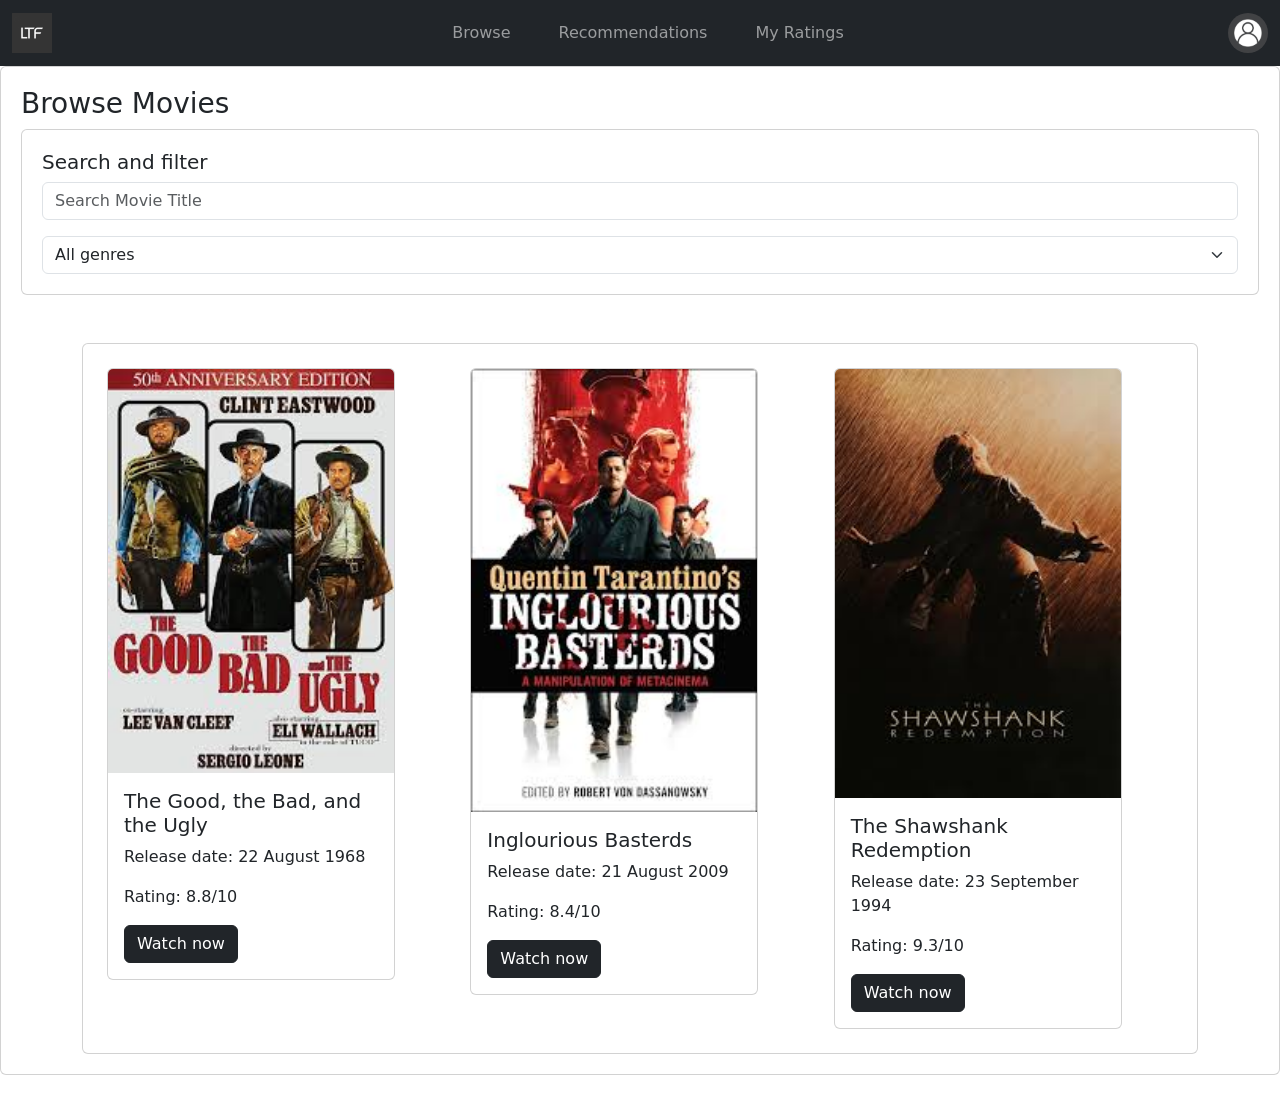
<file: Browser.html>
<!DOCTYPE html>
<html>
  <head>
    <title>Browse Movies</title>

    <link rel="stylesheet" href="style.css">
    <link href="https://cdn.jsdelivr.net/npm/bootstrap@5.3.2/dist/css/bootstrap.min.css" rel="stylesheet">
  </head>

  <body>
    <nav class="navbar navbar-expand-lg navbar-dark bg-dark">
  <div class="container-fluid">
    <a class="navbar-brand" href="#">
      <img src="logo.png" width="40">
    </a>
      
      <ul class="navbar-nav mx-auto flex-row">

        <li class="nav-item">
          <a class="nav-link mx-3" href="Browser.html">Browse</a>
        </li>

        <li class="nav-item">
          <a class="nav-link mx-3" href="index.html">Recommendations</a>
        </li>

        <li class="nav-item">
          <a class="nav-link mx-3" href="Ratings.html">My Ratings</a>
        </li>

      </ul>
      
      <img src="profile.jpg" width="40" class="rounded-circle">
  </div>
</nav>

    <div class="card section-card mb-4">

      <h3>Browse Movies</h3>

      <div class="card section-card mb-4">
        <h5>Search and filter</h5>

        <input type="text" class="form-control mb-3" placeholder="Search Movie Title">

        <select class="form-select">
          <option>All genres</option>
          <option>Action</option>
          <option>Comedy</option>
          <option>Fantasy</option>
        </select>
      </div>

      <div class="container mt-4">
        <div class="card p-4">
          <div class="row g-4">
            <div class="col-12 col-md-6 col-lg-4">
              <div class="card movie-card">
                <img src="the_good_the_bad_and_the_ugly.jpg" class="card-img-top">
              <div class="card-body">
                <h5>The Good, the Bad, and the Ugly</h5>
                <p>Release date: 22 August 1968</p>
                <p>Rating: 8.8/10</p>
                <a href="#" class="btn btn-dark"> Watch now</a>
              </div>
            </div>
          </div>

            <div class="col-4">
        <div class="card movie-card">
          <img src="inglourious_basterds.jpg" class="card-img-top">
          <div class="card-body">
            <h5>Inglourious Basterds</h5>
            <p>Release date: 21 August 2009</p>
            <p>Rating: 8.4/10</p>
            <a href="#" class="btn btn-dark"> Watch now</a>
          </div>
        </div>
      </div>

            <div class="col-4">
        <div class="card movie-card">
          <img src="the_shawshank_redemption.jpg" class="card-img-top">
          <div class="card-body">
            <h5>The Shawshank Redemption</h5>
            <p>Release date: 23 September 1994</p>
            <p>Rating: 9.3/10</p>
            <a href="#" class="btn btn-dark"> Watch now</a>
          </div>
        </div>
      </div>
      </div>
      </div>
      
  </body>
</html>
</file>
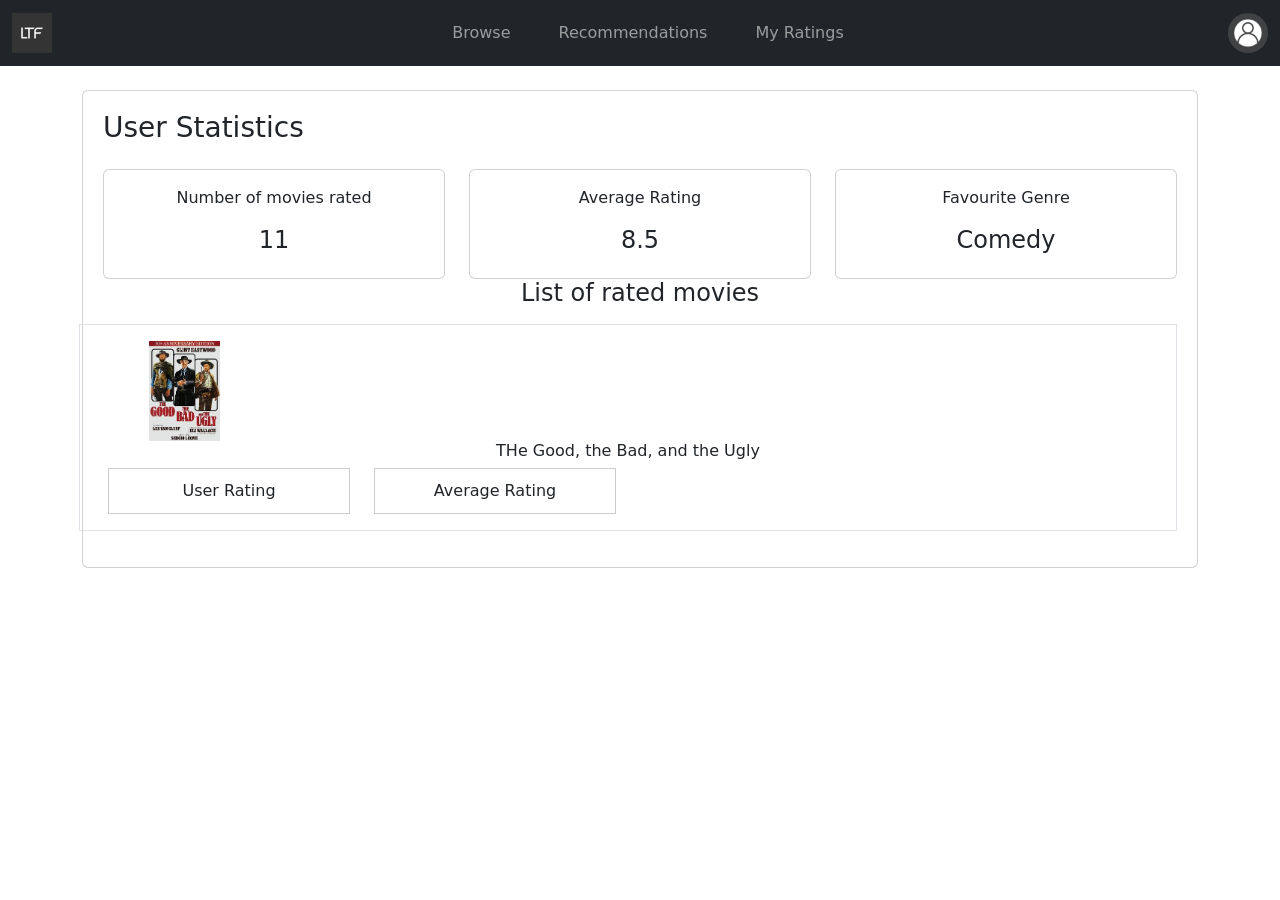
<file: ratings.html>
<!DOCTYPE html>
<html>
  <head>
    <title>My Ratings</title>

    <link rel="stylesheet" href="style.css">
    <link href="https://cdn.jsdelivr.net/npm/bootstrap@5.3.2/dist/css/bootstrap.min.css" rel="stylesheet">
  </head>

  <body>
    <nav class="navbar navbar-expand-lg navbar-dark bg-dark">
  <div class="container-fluid">
    <a class="navbar-brand" href="#">
      <img src="logo.png" width="40">
    </a>
      
      <ul class="navbar-nav mx-auto flex-row">

        <li class="nav-item">
          <a class="nav-link mx-3" href="Browser.html">Browse</a>
        </li>

        <li class="nav-item">
          <a class="nav-link mx-3" href="index.html">Recommendations</a>
        </li>

        <li class="nav-item">
          <a class="nav-link mx-3" href="Ratings.html">My Ratings</a>
        </li>

      </ul>
      
      <img src="profile.jpg" width="40" class="rounded-circle">
  </div>
</nav>

    <div class="container mt-4">
      <div class="card section-card mb-4">
        <h3 class="mb-4">User Statistics</h3>

        <div class="row text-center">
          <div class="col-4">
            <div class="card p-3 stat-card">
              <p>Number of movies rated</p>
              <h4>11</h4>
            </div>
          </div>

          <div class="col-4">
            <div class="card p-3 stat-card">
              <p>Average Rating</p>
              <h4>8.5</h4>
            </div>
          </div>

          <div class="col-4">
            <div class="card p-3 stat-card">
              <p>Favourite Genre</p>
              <h4>Comedy</h4>
            </div>
          </div>

          <h4 class="mb-3">List of rated movies</h4>

          <div class="row align-item-center border p-3 mb-3">

            <div class="col-2">
              <img src="the_good_the_bad_and_the_ugly.jpg" class="img-fluid rating-poster">
            </div>

            <div class-"col-4">
              <h6>THe Good, the Bad, and the Ugly</h6>
            </div>

            <div class="col-3">
              <div class="rating-box">
                User Rating
              </div>
            </div>

            <div class="col-3">
              <div class="rating-box">
                Average Rating
              </div>
            </div>
          </div>
        </div>
        
  </body>
</html>
</file>
<file: style.css>
.navbar-brand img {
  width: 40px;
}

.profile-img {
  width: 40px;
}

.rating-poster {
  max-height: 100px;
  object-fit: cover;
}

.movie-card {
  width: 18rem;
}

.rating-box {
  border: 1px solid #ccc;
  padding: 10px;
  text-align: center;
}

.section-card {
  padding: 20px;
}
</file>
